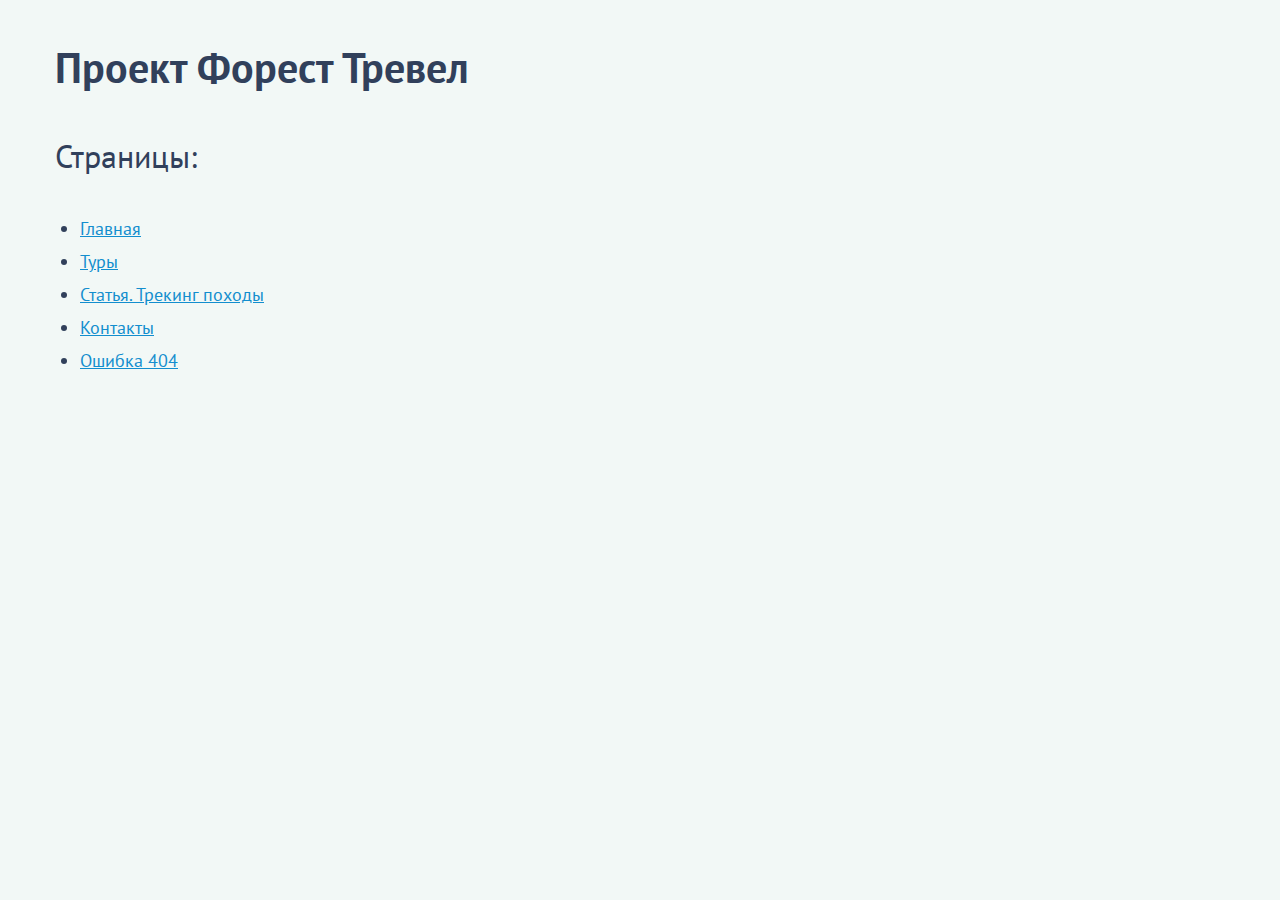
<file: index.html>
<!DOCTYPE html>
<html lang="ru">
<head>
    <meta charset="UTF-8">
    <meta http-equiv="X-UA-Compatible" content="IE=edge">
    <meta name="viewport" content="width=device-width, initial-scale=1.0">
    <title>Forest-travel</title>
    <link rel="stylesheet" href="./css/main.css">
    <link rel="preconnect" href="https://fonts.googleapis.com">
<link rel="preconnect" href="https://fonts.gstatic.com" crossorigin>
<link href="https://fonts.googleapis.com/css2?family=Lobster&family=PT+Sans:wght@400;700&display=swap" rel="stylesheet">

</head>
<body class="bgcolor">
    <main class="ui">
<div class="container">
<h1 class="ui-header">Проект Форест Тревел</h1>
<p class="ui-header-2">Страницы:</p>
<ul class="ui-list">
    <li><a href="main.html">Главная</a></li>
    <li><a href="tours.html">Туры</a></li>
    <li><a href="tracking.html">Статья. Трекинг походы</a></li>
    <li><a href="contacts.html">Контакты</a></li>
    <li><a href="404.html">Ошибка 404</a></li>
</ul>

</div>

    </main>
</body>
</html>
</file>
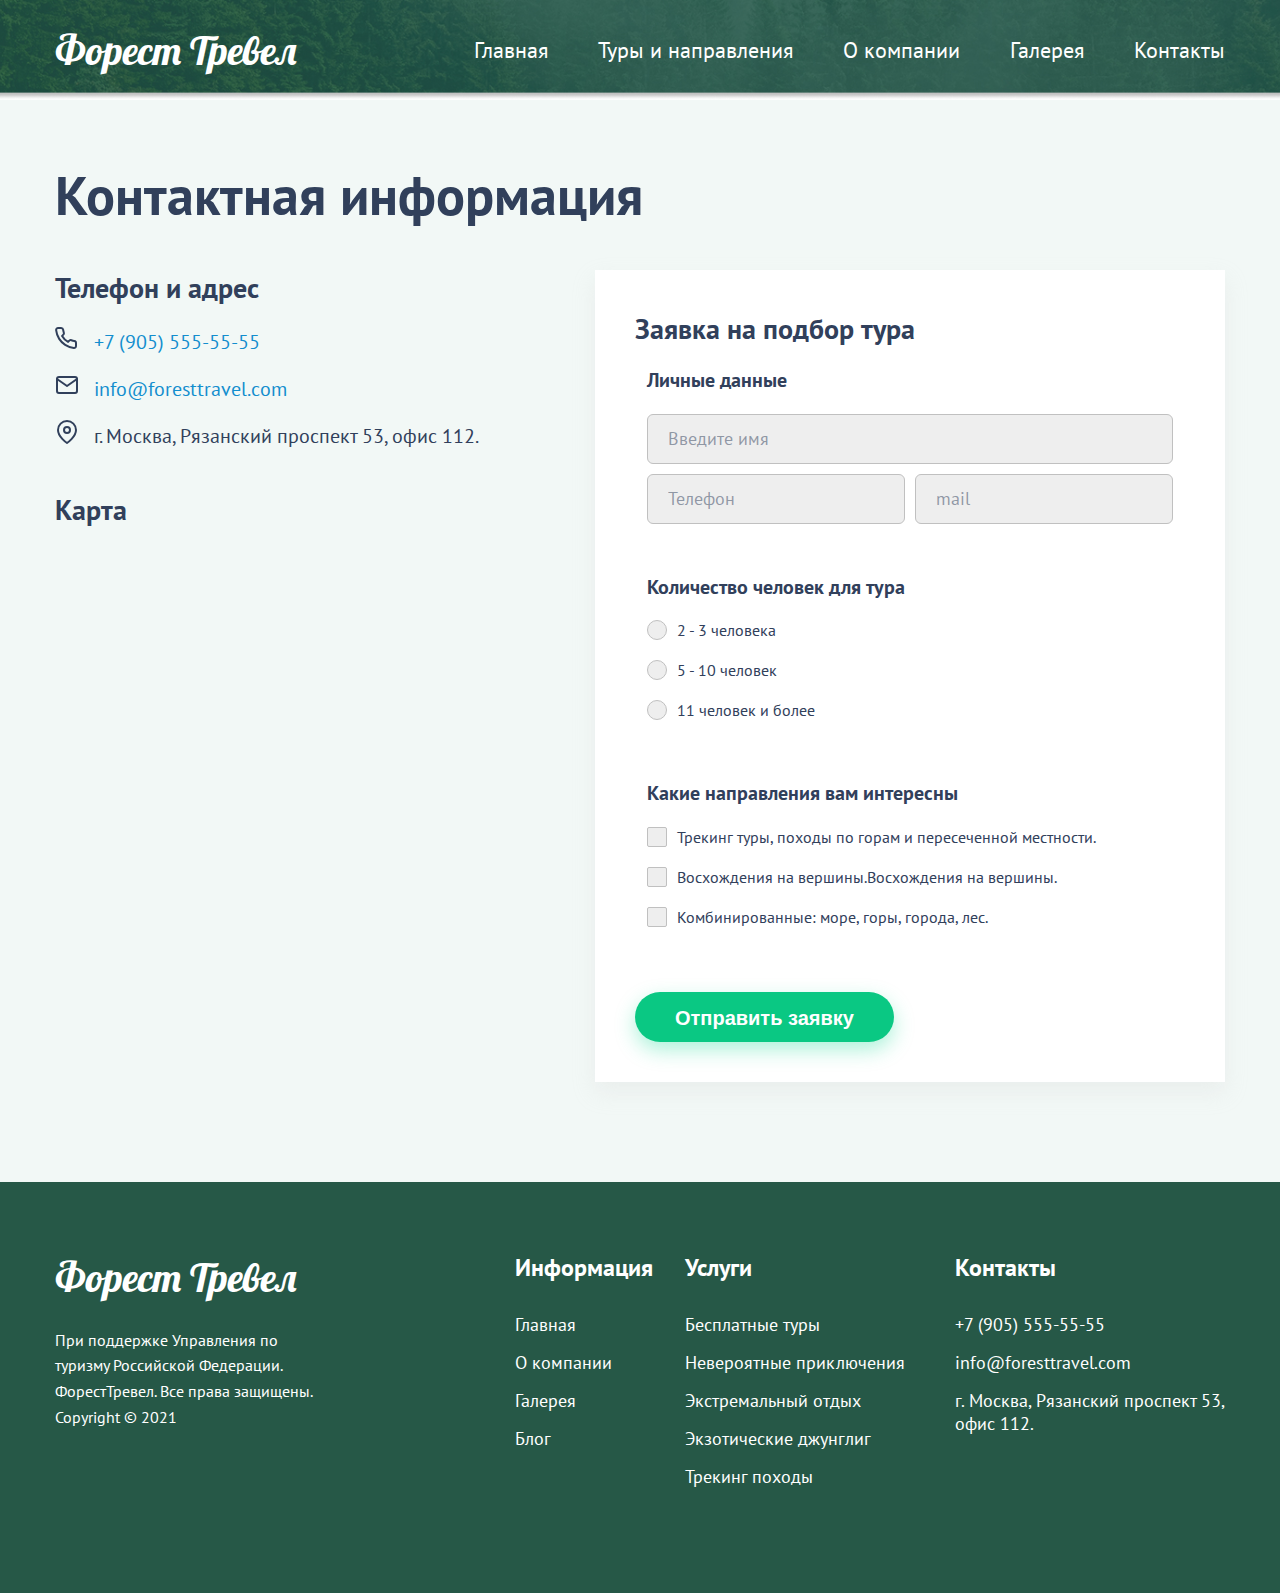
<file: contacts.html>
<!DOCTYPE html>
<html lang="ru">
<head>
    <meta charset="UTF-8">
    <meta http-equiv="X-UA-Compatible" content="IE=edge">
    <meta name="viewport" content="width=device-width, initial-scale=1.0">
    <title>Адрес и контакты  - агенство Форест Тревел</title>
    <link rel="stylesheet" href="./css/main.css">
    <link rel="preconnect" href="https://fonts.googleapis.com">
<link rel="preconnect" href="https://fonts.gstatic.com" crossorigin>
<link href="https://fonts.googleapis.com/css2?family=Lobster&family=PT+Sans:wght@400;700&display=swap" rel="stylesheet">
</head>
<body class="bgcolor">
    

    <header class="header-inner">
        <div class="header-top">
            <div class="logo">
                Форест Тревел
            </div>
            <nav class="header-nav">
                <ul class="header-nav-list">
                    <li class="header-nav-list-item"><a class="header-nav-link" href="./main.html">Главная</a></li>
                    <li class="header-nav-list-item"><a class="header-nav-link" href="./tours.html">Туры и направления</a></li>
                    <li class="header-nav-list-item"><a class="header-nav-link" href="#">О компании</a></li>
                    <li class="header-nav-list-item"><a class="header-nav-link" href="#">Галерея</a></li>
                    <li class="header-nav-list-item"><a class="header-nav-link" href="./contacts.html">Контакты</a></li>
                </ul>
        

            </nav>
        </div> 
    </header>

<main class="inner-page">
    <div class="container">
        <div class="contacts-header">
            <h1 class="main-header">Контактная информация</h1>
        </div>
            <!-- contact-info -->
            <div class="contact-row">
                <div class="contact-info">
                        <div class="contact-block">
                            <h3 class="contact-block-title">Телефон и адрес</h3>
                            <div class="contact-block-body">
                                <ul class="contact-list"> 
                                    <li class="contact-list-icon phone">
                                        <a href="tel:+79055555555">+7 (905) 555-55-55</a></li>
                                    <li class="contact-list-icon mail "><a href="mailto:info@foresttravel.com">info@foresttravel.com</a></li>
                                    <li class="contact-list-icon address"> г. Москва, Рязанский проспект 53, офис 112.</li>
                                </ul>
                            </div>
                        </div>

                        <div class="contact-block">
                            <h3 class="contact-block-title">Карта</h3>
                            <div class="contact-block-body">
                                <script type="text/javascript" charset="utf-8" async src="https://api-maps.yandex.ru/services/constructor/1.0/js/?um=constructor%3A93dca16aa3b923f023f27e1b367a52dad8ce28f7be670cc1c2762857b631333a&amp;width=370&amp;height=335&amp;lang=ru_RU&amp;scroll=true"></script>
                            </div>

                        </div>
             
                </div>
            <!--// kontact-info -->
                
                <!-- contact-form -->
                <form class="form">
                    <h3 class="form-title">Заявка на подбор тура</h3>
                    <fieldset class="form-group">
                        <legend class="form-group-title">Личные данные</legend>
                        <div class="form-group-row">
                            <input class="input" type="text" placeholder="Введите имя">
                        </div>
                        
                        <div class="form-group-row">
                            <input class="input" type="tel" placeholder="Телефон" required>
                            <input class="input" type="email" placeholder="mail" required>
                        </div>
                    </fieldset>

                    <fieldset class="form-group">
                        <legend class="form-group-title">Количество человек для тура</legend>
                        <label class="radio-row">
                            <input name="number-of-peopls" type="radio" class="real-radio">
                            <span class="custom-radio"></span>
                            <span>2 - 3 человека</span>
                           
                        </label>

                        <label class="radio-row">
                            <input name="number-of-peopls" type="radio" class="real-radio">
                            <span class="custom-radio"></span>
                            <span>5 - 10 человек</span>
                            
                        </label>

                        <label class="radio-row">
                            <input name="number-of-peopls" type="radio" class="real-radio">
                            <span class="custom-radio"></span>
                            <span>11 человек и более</span>
                        </label>
                    </fieldset>
                    <!-- //form-group -->
                        <fieldset class="form-group">
                            <legend class="form-group-title">Какие направления вам интересны</legend>
                            <label class="check-row">
                                <input name="directions" class="real-checkbox" type="checkbox">
                                <span class="custom-checkbox"></span>
                               <span>Трекинг туры, походы по горам и пересеченной местности.</span>
                            </label>
                            <label class="check-row">
                                <input name="directions" class="real-checkbox" type="checkbox">
                                <span class="custom-checkbox"></span>
                                <span>Восхождения на вершины.</span>
                                Восхождения на вершины.
                            </label>
                            <label class="check-row">
                                <input name="directions" class="real-checkbox" type="checkbox">
                                <span class="custom-checkbox"></span>
                                <span>Комбинированные: море, горы, города, лес.</span>
                                
                            </label>
                            
                      </fieldset>
                            <!-- //form group -->
                            <input class="button" type="submit" value="Отправить заявку">
                    </div>

                 
                </div>
                  
                
                </form>
                <!-- //contact-form -->
            </div>
    </div>
</main>    

<footer class="footer">
    <div class="container">
        <div class="footer-row">
         <div class="footer-copyright">
            
            <div class="logo">
                Форест Тревел
            </div>
            <p> При поддержке Управления по туризму Российской Федерации. ФорестТревел. Все права защищены. Copyright © 2021</p>
            </div> 

            <div class="footer-widgits-wrappers ">
                <div class="footer-widget-info">
                    <h3 class="footer-widget-title">Информация</h3>
                        <ul class="footer-widget-list">
                            <li><a href="./main.html">Главная</a></li>
                            <li><a href="#">О компании</a></li>
                            <li><a href="#">Галерея</a></li>
                            <li><a href="#">Блог</a></li>
                        </ul>
                    
                </div>
                <div class="footer-widget-service">
                    <h3 class="footer-widget-title">Услуги</h3>
                        <ul class="footer-widget-list">
                            <li><a href="./tours.html">Бесплатные туры</a></li>
                            <li><a href="#">Невероятные приключения</a></li>
                            <li><a href="#">Экстремальный отдых</a></li>
                            <li><a href="#">Экзотические джунглиг</a></li>
                            <li><a href="./tracking.html">Трекинг походы</a></li>
                        </ul>
                    
                </div>
                <div class="footer-widget-contacts">
                    <h3 class="footer-widget-title">Контакты</h3>
                        <ul class="footer-widget-list">
                            <li>+7 (905) 555-55-55</li>
                            <li>info@foresttravel.com</li>
                            <li>г. Москва, Рязанский проспект 53, офис 112.</li>
                        </ul>
                </div>
            </div>  
        </div>
    </div>
</footer>
</body>
</html>
</file>
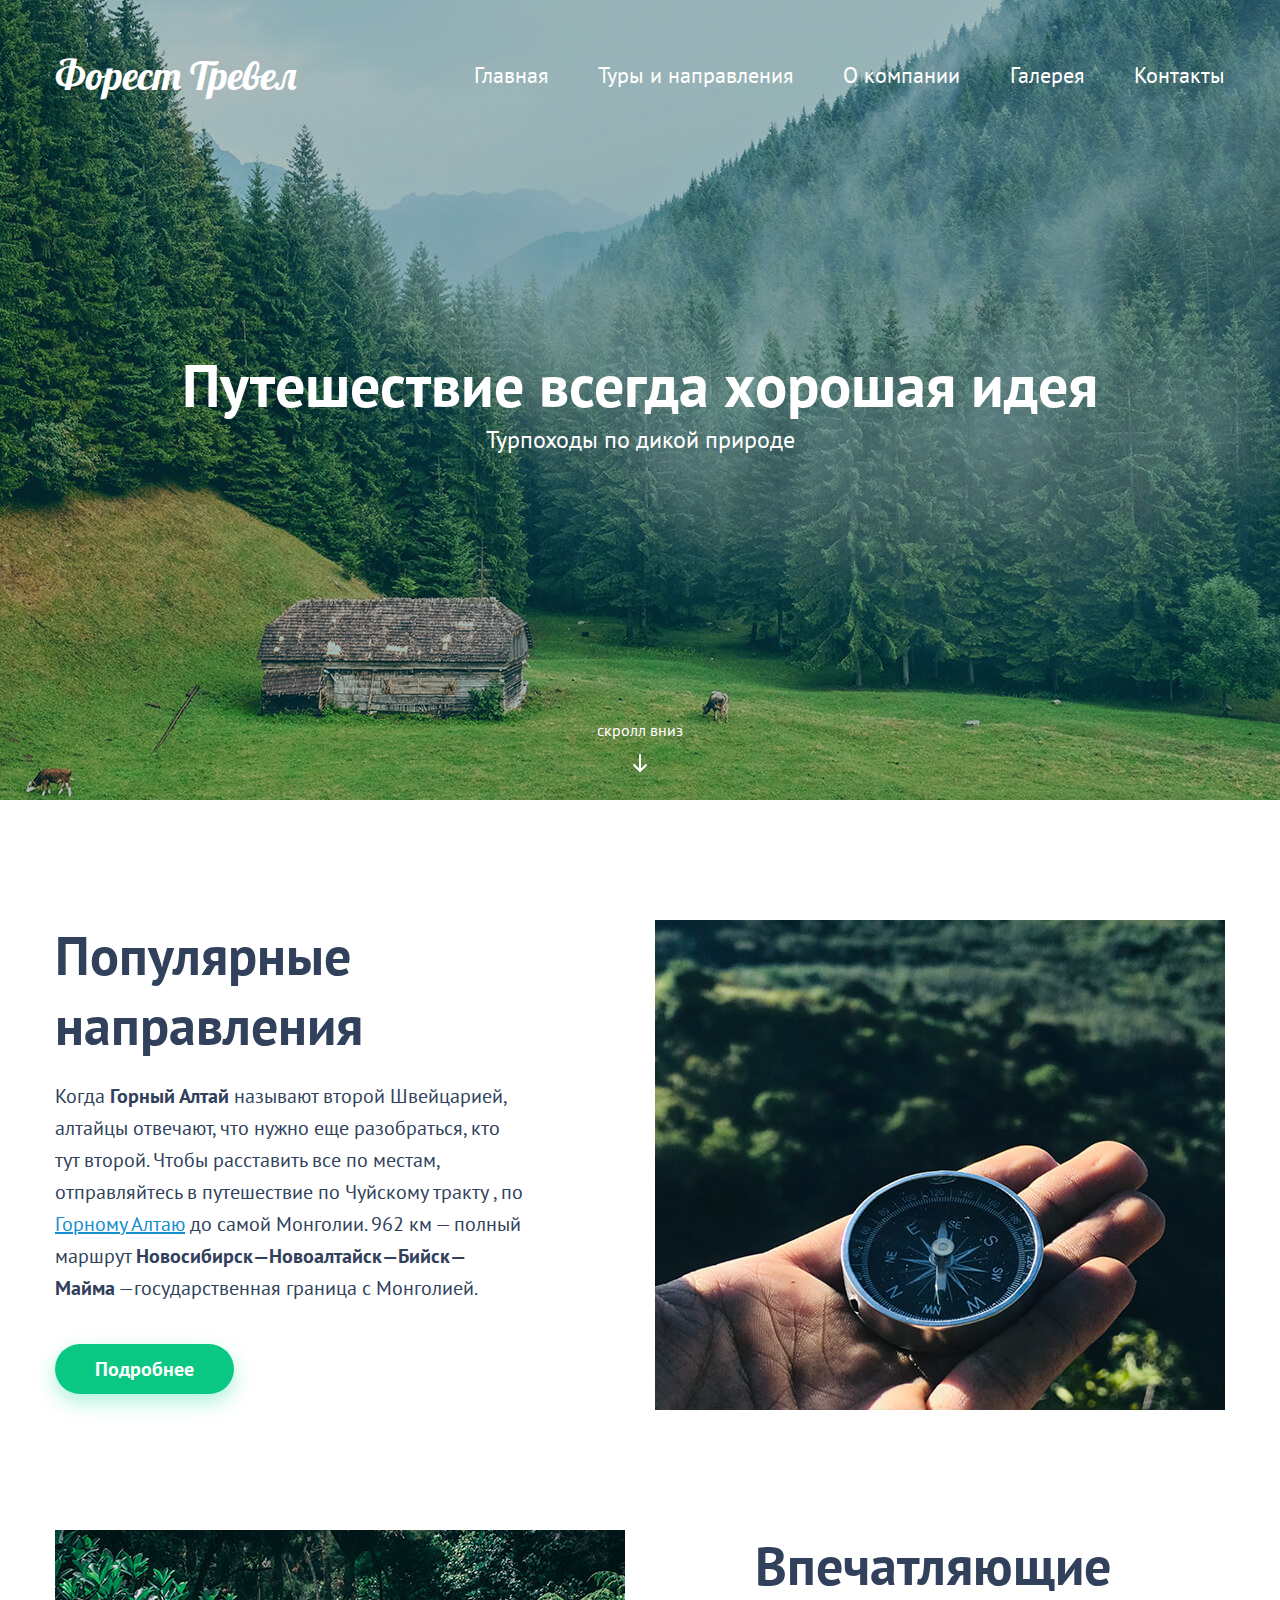
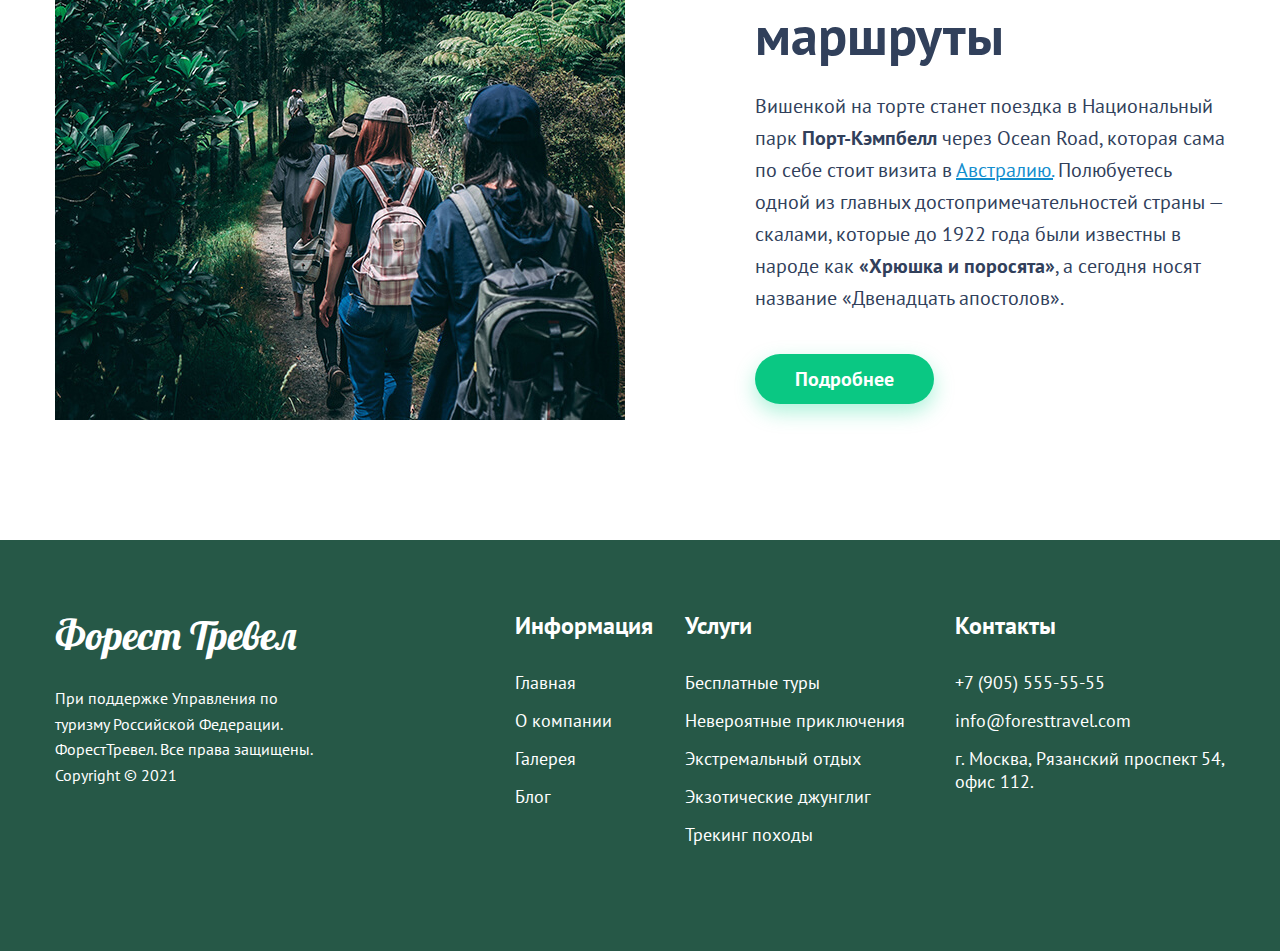
<file: main.html>
<!DOCTYPE html>
<html lang="ru">
<head>
    <meta charset="UTF-8">
    <meta http-equiv="X-UA-Compatible" content="IE=edge">
    <meta name="viewport" content="width=device-width, initial-scale=1.0">
    <title>Туристическое агенство Форест Тревел</title>
    <meta property="og:url" content="http://cu15337.tmweb.ru/forest-travel/main.html" />
<meta property="og:type" content="website" />
<meta property="og:title" content="Туристическое агентство Форест Тревел" />
<meta
    property="og:description"
    content="Турпоходы по дикой природе"
/>
<meta
    property="og:image"
    content="http://cu15337.tmweb.ru/forest-travel/img/opengraph.jpg"
/>
<meta name="description" content="Турпоходы по дикой природе от туристического агенства Форест Тревел в Москве">
<meta name="keywords" content="Турпоходы , лес , природа, турагенство ,Форест Тревел">
    <link rel="stylesheet" href="./css/main.css">
    <link rel="preconnect" href="https://fonts.googleapis.com">
<link rel="preconnect" href="https://fonts.gstatic.com" crossorigin>
<link href="https://fonts.googleapis.com/css2?family=Lobster&family=PT+Sans:wght@400;700&display=swap" rel="stylesheet">
</head>
<body>
    <header class="header">
        <div div class="header-top">
            <div class="logo">
                Форест Тревел
            </div>
            <nav class="header-nav">
                <ul class="header-nav-list">
                    <li class="header-nav-list-item"><a class="header-nav-link" href="./main.html">Главная</a></li>
                    <li class="header-nav-list-item"><a class="header-nav-link" href="./tours.html">Туры и направления</a></li>
                    <li class="header-nav-list-item"><a class="header-nav-link" href="#">О компании</a></li>
                    <li class="header-nav-list-item"><a class="header-nav-link" href="#">Галерея</a></li>
                    <li class="header-nav-list-item"><a class="header-nav-link" href="./contacts.html">Контакты</a></li>
                </ul>
        

            </nav>
        </div> 

        <div class="header-content">
        <h1 class="header-title">Путешествие всегда хорошая идея</h1>
        <p>Турпоходы по дикой природе</p>
        </div>
        
        <a href="#main" class="header-scroll" >cкролл вниз</a>
    </header>

<main class="main" id="main">
    <div class="container">
        <!-- main row -->
        <article class="main-row">
            <div class="main-content">
                <div class="main-content-header">
                    <h2 class="main-header">Популярные направления</h2>
                </div>
                    <div class="main-content-text">
                        <p>Когда <b>Горный Алтай</b> называют второй Швейцарией, алтайцы отвечают, что нужно еще разобраться, кто тут второй. Чтобы расставить все по местам, отправляйтесь в путешествие по Чуйскому тракту , по <a href="#">Горному Алтаю</a> до самой Монголии. 962 км — полный маршрут <b>Новосибирск—Новоалтайск—Бийск—Майма</b> —государственная граница с Монголией.</p>
                    </div>

                    <a class="button"   href="#">Подробнее</a></div>

                <div class="maim-img">
                <img src="./img/main-page/header-bg-4.jpg" alt="Популярные направления">
            </div>
        </article>
        <!-- //main row -->
        <!-- main row -->
        <article class="main-row main-row-reverse">
            <div class="main-content">
                <div class="main-content-header">
                    <h2 class="main-header">Впечатляющие маршруты</h2>
                </div>
                    <div class="main-content-text">
                        <p>Вишенкой на торте станет поездка в Национальный парк <b>Порт-Кэмпбелл</b> через Ocean Road, которая сама по себе стоит визита в <a href="#">Австралию.</a> Полюбуетесь одной из главных достопримечательностей страны — скалами, которые до 1922 года были известны в народе как <b>«Хрюшка и поросята»</b>, а сегодня носят название «Двенадцать апостолов».</p>
                    </div>

                    <a class="button" href="#">Подробнее</a></div>

                <div class="maim-img">
                <img src="./img/main-page/header-bg-5.jpg" alt="Впечатляющие маршруты">
            </div>
        </article>
        <!-- //main row -->

    </div>
</main>    

<footer class="footer">
    <div class="container">
        <div class="footer-row">
         <div class="footer-copyright">
            
            <div class="logo">
                Форест Тревел
            </div>
            <p> При поддержке Управления по туризму Российской Федерации. ФорестТревел. Все права защищены. Copyright © 2021</p>
            </div> 

            <div class="footer-widgits-wrappers ">
                <div class="footer-widget-info">
                    <h3 class="footer-widget-title">Информация</h3>
                        <ul class="footer-widget-list">
                            <li><a href="./main.html">Главная</a></li>
                            <li><a href="#">О компании</a></li>
                            <li><a href="#">Галерея</a></li>
                            <li><a href="#">Блог</a></li>
                        </ul>
                    
                </div>
                <div class="footer-widget-service">
                    <h3 class="footer-widget-title">Услуги</h3>
                        <ul class="footer-widget-list">
                            <li><a href="./tours.html">Бесплатные туры</a></li>
                            <li><a href="#">Невероятные приключения</a></li>
                            <li><a href="#">Экстремальный отдых</a></li>
                            <li><a href="#">Экзотические джунглиг</a></li>
                            <li><a href="./tracking.html">Трекинг походы</a></li>
                        </ul>
                    
                </div>
                <div class="footer-widget-contacts">
                    <h3 class="footer-widget-title">Контакты</h3>
                        <ul class="footer-widget-list">
                            <li>+7 (905) 555-55-55</li>
                            <li>info@foresttravel.com</li>
                            <li>г. Москва, Рязанский проспект 54, офис 112.</li>
                        </ul>
                </div>
            </div>  
        </div>
    </div>
</footer>
</body>
</html>
</file>
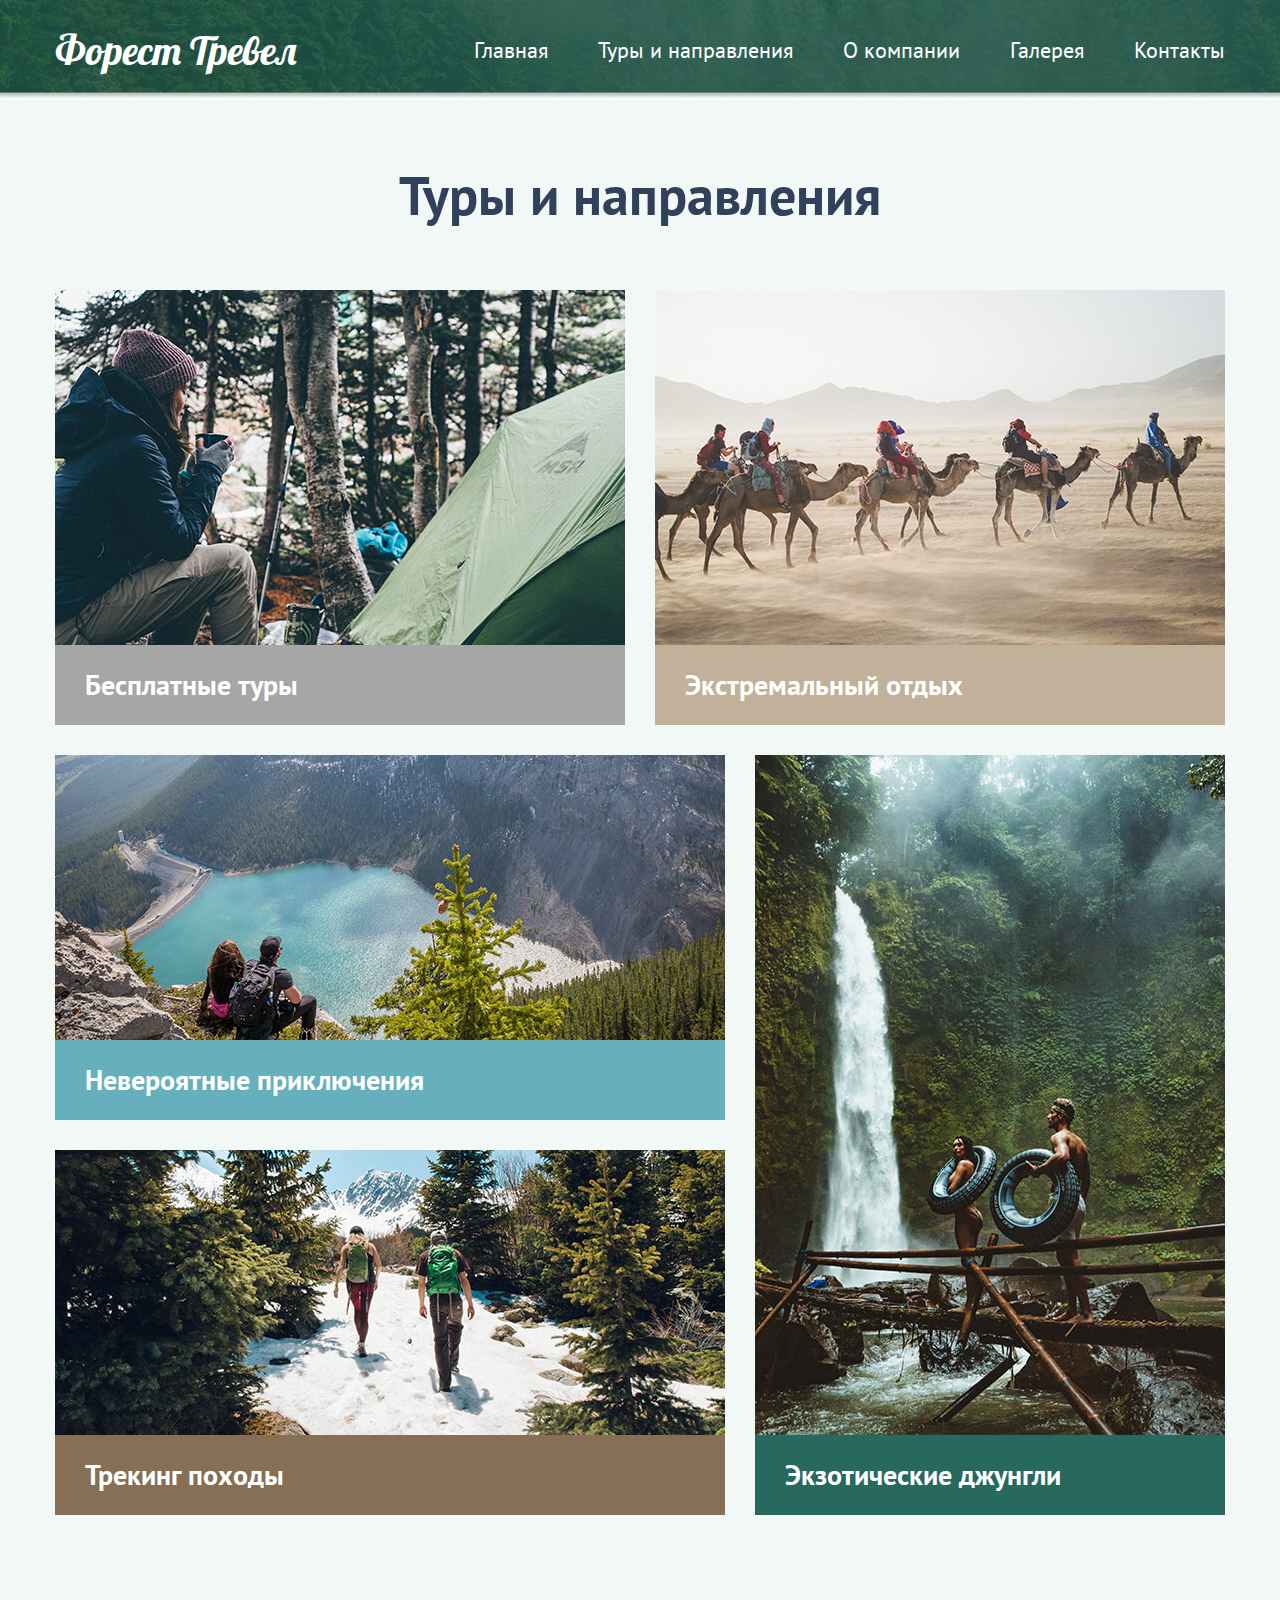
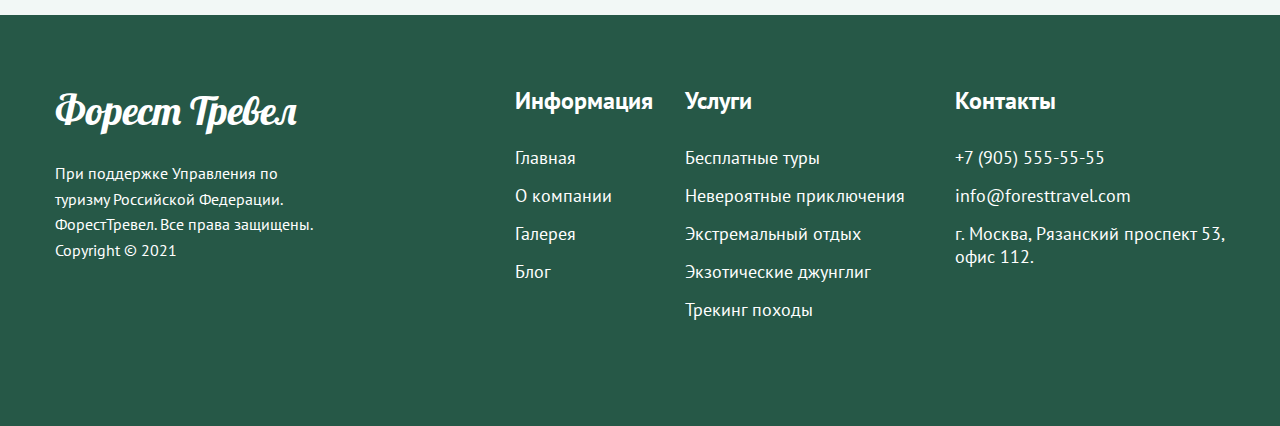
<file: tours.html>
<!DOCTYPE html>
<html lang="ru">
<head>
    <meta charset="UTF-8">
    <meta http-equiv="X-UA-Compatible" content="IE=edge">
    <meta name="viewport" content="width=device-width, initial-scale=1.0">
    <title>Туры от туристического агенства Форест Тревел</title>
    <link rel="stylesheet" href="./css/main.css">
    <link rel="preconnect" href="https://fonts.googleapis.com">
<link rel="preconnect" href="https://fonts.gstatic.com" crossorigin>
<link href="https://fonts.googleapis.com/css2?family=Lobster&family=PT+Sans:wght@400;700&display=swap" rel="stylesheet">
</head>
<body class="bgcolor">
    

    <header class="header-inner">
        <div class="header-top">
            <div class="logo">
                Форест Тревел
            </div>
            <nav class="header-nav">
                <ul class="header-nav-list">
                    <li class="header-nav-list-item"><a class="header-nav-link" href="./main.html">Главная</a></li>
                    <li class="header-nav-list-item"><a class="header-nav-link" href="./tours.html">Туры и направления</a></li>
                    <li class="header-nav-list-item"><a class="header-nav-link" href="#">О компании</a></li>
                    <li class="header-nav-list-item"><a class="header-nav-link" href="#">Галерея</a></li>
                    <li class="header-nav-list-item"><a class="header-nav-link" href="./contacts.html">Контакты</a></li>
                </ul>
        

            </nav>
        </div> 
    </header>

<main class="inner-page">
    <div class="container">
      <div class="inner-page-tourse-header">
          <h1 class="main-header">Туры и направления</h1>
        </div>
                <!-- cards-wrapper -->
            <div class="cards-wrapper">
                <div class="cards-first-row">
                   <a href="#" class="card-link-wrapper"><div class="card">
                        <img src="./img/cards/01-1.jpg" alt="Бесплатные туры">
                        <div class="card-title-wrapper">
                            <h2 class="card-title">Бесплатные туры</h2>
                        </div>
                    </div></a>

                    <a href="#" class="card-link-wrapper"> <div class="card extreme-color">
                        <img src="./img/cards/02-1.jpg" alt="Экстремальный отдых">
                        <div class="card-title-wrapper">
                            <h2 class="card-title ">Экстремальный отдых</h2>
                        </div>
                    </div></a>
                </div>

                <div class="card-second-row">
                <div class="card-second-row-colum">
                    <a href="#" class="card-link-wrapper"><div class="card bigger adventures-color">
                        <img src="./img/cards/03-1.jpg" alt="Невероятные приключения">
                        <div class="card-title-wrapper">
                            <h2 class="card-title">Невероятные приключения</h2>
                        </div>
                    </div></a>

                    <a href="#" class="card-link-wrapper"> <div class="card bigger tracking-color">
                        <img src="./img/cards/04-1.jpg" alt="Трекинг походы">
                        <div class="card-title-wrapper">
                            <h2 class="card-title">Трекинг походы</h2>
                        </div>
                    </div></a>
                </div>

                <div class="card-second-row-colum">
                    <a href="#" class="card-link-wrapper"><div class="card small jungle-color">
                        <img src="./img/cards/05-1.jpg" alt="Экзотические джунгли">
                        <div class="card-title-wrapper">
                            <h2 class="card-title">Экзотические джунгли</h2>
                        </div>
                    </div></a>
                </div>

                </div>

            </div>
    </div>
</main>    

<footer class="footer">
    <div class="container">
        <div class="footer-row">
         <div class="footer-copyright">
            
            <div class="logo">
                Форест Тревел
            </div>
            <p> При поддержке Управления по туризму Российской Федерации. ФорестТревел. Все права защищены. Copyright © 2021</p>
            </div> 

            <div class="footer-widgits-wrappers ">
                <div class="footer-widget-info">
                    <h3 class="footer-widget-title">Информация</h3>
                        <ul class="footer-widget-list">
                            <li><a href="./main.html">Главная</a></li>
                            <li><a href="#">О компании</a></li>
                            <li><a href="#">Галерея</a></li>
                            <li><a href="#">Блог</a></li>
                        </ul>
                    
                </div>
                <div class="footer-widget-service">
                    <h3 class="footer-widget-title">Услуги</h3>
                        <ul class="footer-widget-list">
                            <li><a href="./tours.html">Бесплатные туры</a></li>
                            <li><a href="#">Невероятные приключения</a></li>
                            <li><a href="#">Экстремальный отдых</a></li>
                            <li><a href="#">Экзотические джунглиг</a></li>
                            <li><a href="./tracking.html">Трекинг походы</a></li>
                        </ul>
                    
                </div>
                <div class="footer-widget-contacts">
                    <h3 class="footer-widget-title">Контакты</h3>
                        <ul class="footer-widget-list">
                            <li>+7 (905) 555-55-55</li>
                            <li>info@foresttravel.com</li>
                            <li>г. Москва, Рязанский проспект 53, офис 112.</li>
                        </ul>
                </div>
            </div>  
        </div>
    </div>
</footer>
</body>
</html>
</file>
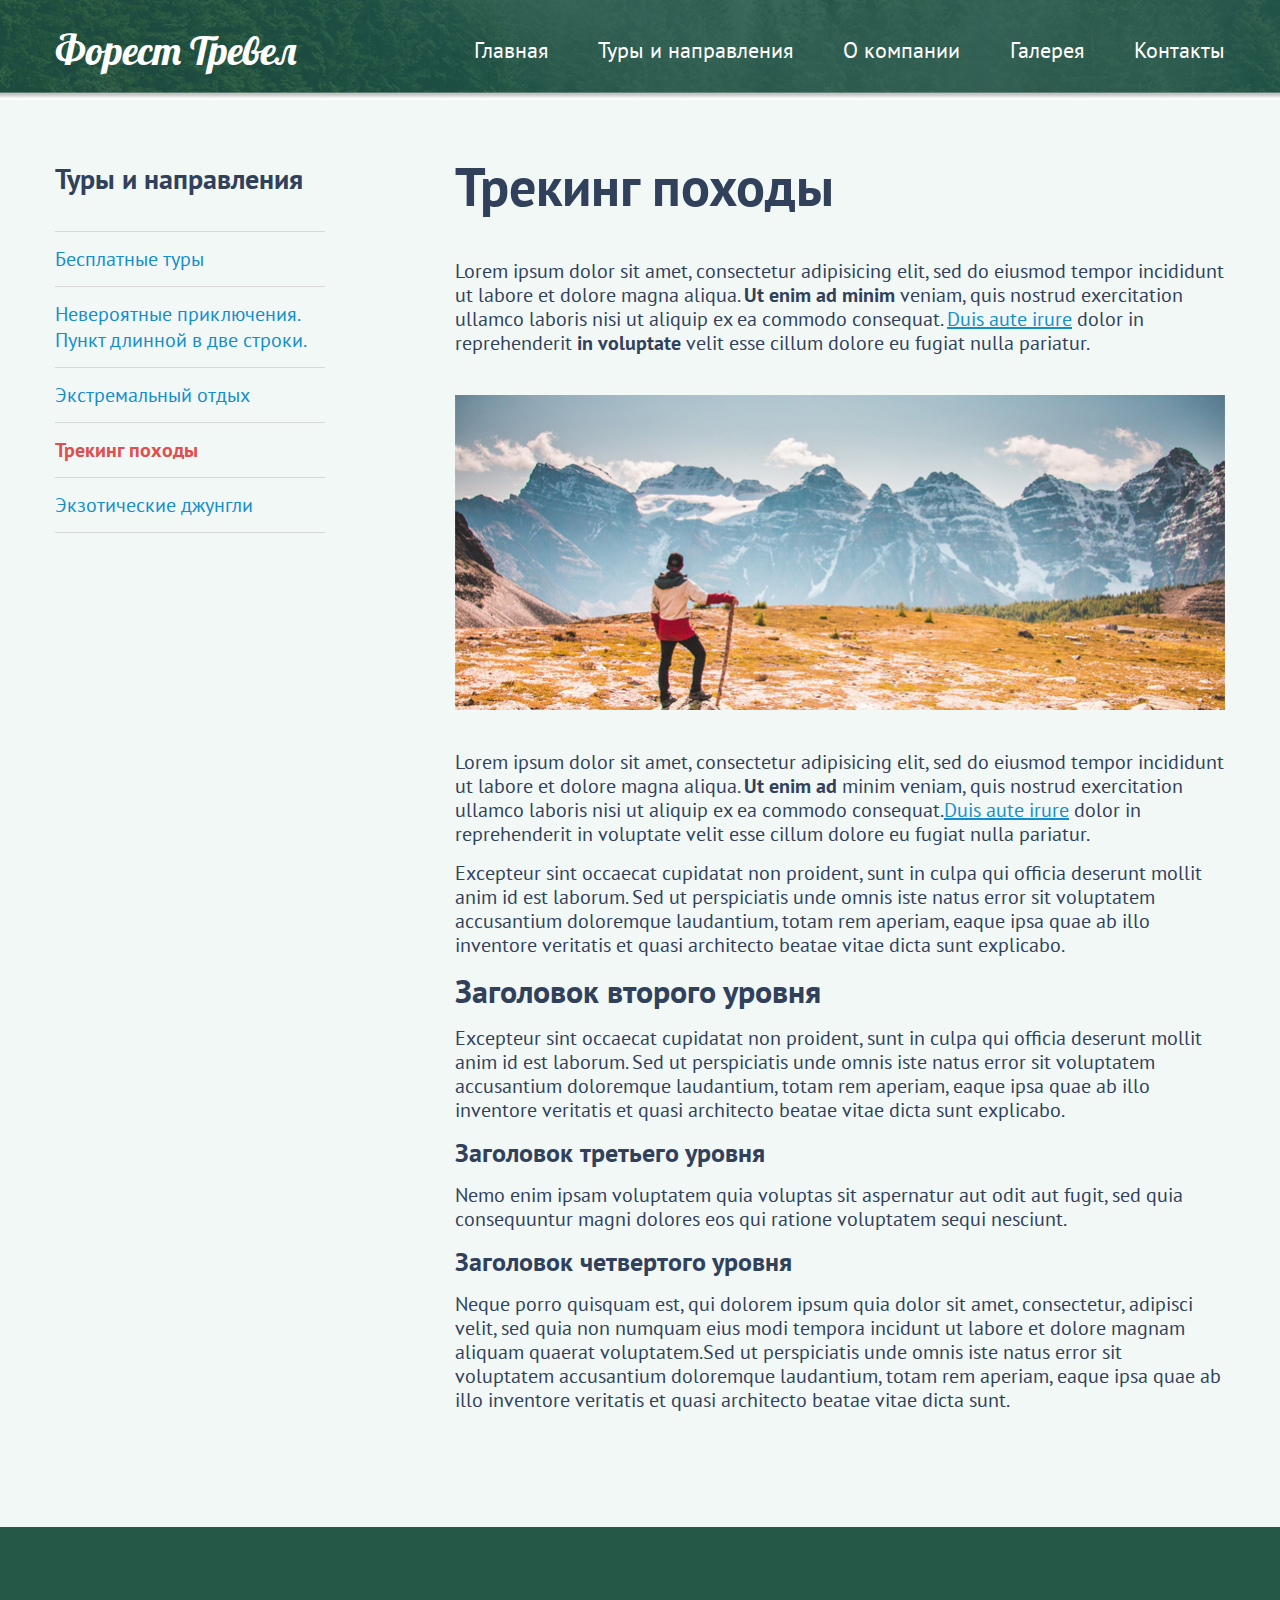
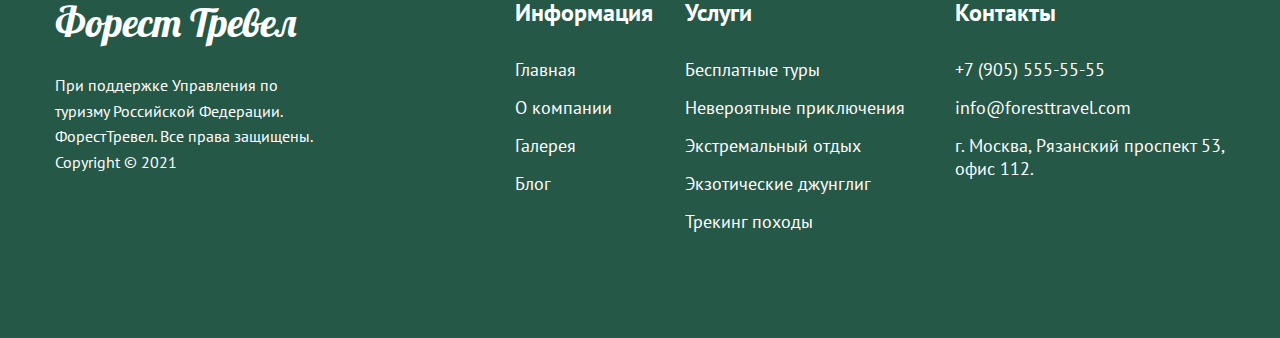
<file: tracking.html>
<!DOCTYPE html>
<html lang="ru">
<head>
    <meta charset="UTF-8">
    <meta http-equiv="X-UA-Compatible" content="IE=edge">
    <meta name="viewport" content="width=device-width, initial-scale=1.0">
    <title>Статья о трекинг-походах от туристического агенства Форест Тревел</title>
    <link rel="stylesheet" href="./css/main.css">
    <link rel="preconnect" href="https://fonts.googleapis.com">
<link rel="preconnect" href="https://fonts.gstatic.com" crossorigin>
<link href="https://fonts.googleapis.com/css2?family=Lobster&family=PT+Sans:wght@400;700&display=swap" rel="stylesheet">
</head>
<body class="bgcolor">
    

    <header class="header-inner">
        <div class="header-top">
            <div class="logo">
                Форест Тревел
            </div>
            <nav class="header-nav">
                <ul class="header-nav-list">
                    <li class="header-nav-list-item"><a class="header-nav-link" href="./main.html">Главная</a></li>
                    <li class="header-nav-list-item"><a class="header-nav-link" href="./tours.html">Туры и направления</a></li>
                    <li class="header-nav-list-item"><a class="header-nav-link" href="#">О компании</a></li>
                    <li class="header-nav-list-item"><a class="header-nav-link" href="#">Галерея</a></li>
                    <li class="header-nav-list-item"><a class="header-nav-link" href="./contacts.html">Контакты</a></li>
                </ul>
        

            </nav>
        </div> 
    </header>

<main class="inner-page">
    <div class="container">
        <div class="row-article-page">
            <nav class="article-page-nav">
                <h3 class="article-page-nav-title">Туры и направления</h3>
                <ul class="article-page-nav-list">
                    <li><a href="#">Бесплатные туры</a></li>
                    <li><a href="#">Невероятные приключения. Пункт длинной в две строки.</a></li>
                    <li><a href="#">Экстремальный отдых</a></li>
                    <li><a href="./tracking.html" class="active">Трекинг походы</a></li>
                    <li><a href="#">Экзотические джунгли</a></li>
                </ul>
            </nav>

            <article class="article-page-article">

            <h1>Трекинг походы</h1>
                <p>Lorem ipsum dolor sit amet, consectetur adipisicing elit, sed do eiusmod tempor incididunt ut labore et dolore magna aliqua. <b>Ut enim ad minim</b> veniam, quis nostrud exercitation ullamco laboris nisi ut aliquip ex ea commodo consequat. <a href="#">Duis aute irure</a> dolor in reprehenderit <b>in voluptate</b> velit esse cillum dolore eu fugiat nulla pariatur. </p>
                <img src="./img/aticles/tracking.jpg" alt="Трекинг походы">
            <p>Lorem ipsum dolor sit amet, consectetur adipisicing elit, sed do eiusmod tempor incididunt ut labore et dolore magna aliqua. <b>Ut enim ad</b> minim veniam, quis nostrud exercitation ullamco laboris nisi ut aliquip ex ea commodo consequat.<a href="#">Duis aute irure</a> dolor in reprehenderit in voluptate velit esse cillum dolore eu fugiat nulla pariatur. </p>
            <p>Excepteur sint occaecat cupidatat non proident, sunt in culpa qui officia deserunt mollit anim id est laborum. Sed ut perspiciatis unde omnis iste natus error sit voluptatem accusantium doloremque laudantium, totam rem aperiam, eaque ipsa quae ab illo inventore veritatis et quasi architecto beatae vitae dicta sunt explicabo. </p>
            <h2>Заголовок второго уровня</h2>
            <p>Excepteur sint occaecat cupidatat non proident, sunt in culpa qui officia deserunt mollit anim id est laborum. Sed ut perspiciatis unde omnis iste natus error sit voluptatem accusantium doloremque laudantium, totam rem aperiam, eaque ipsa quae ab illo inventore veritatis et quasi architecto beatae vitae dicta sunt explicabo. </p>
            <h3>Заголовок третьего уровня</h3>
            <p>Nemo enim ipsam voluptatem quia voluptas sit aspernatur aut odit aut fugit, sed quia consequuntur magni dolores eos qui ratione voluptatem sequi nesciunt. </p>
            <h3>Заголовок четвертого уровня</h3>
            <Sed>Neque porro quisquam est, qui dolorem ipsum quia dolor sit amet, consectetur, adipisci velit, sed quia non numquam eius modi tempora incidunt ut labore et dolore magnam aliquam quaerat voluptatem.Sed ut perspiciatis unde omnis iste natus error sit voluptatem accusantium doloremque laudantium, totam rem aperiam, eaque ipsa quae ab illo inventore veritatis et quasi architecto beatae vitae dicta sunt.</p>


            </article>

        </div>
            
    </div>
</main>    

<footer class="footer">
    <div class="container">
        <div class="footer-row">
         <div class="footer-copyright">
            
            <div class="logo">
                Форест Тревел
            </div>
            <p> При поддержке Управления по туризму Российской Федерации. ФорестТревел. Все права защищены. Copyright © 2021</p>
            </div> 

            <div class="footer-widgits-wrappers ">
                <div class="footer-widget-info">
                    <h3 class="footer-widget-title">Информация</h3>
                        <ul class="footer-widget-list">
                            <li><a href="./main.html">Главная</a></li>
                            <li><a href="#">О компании</a></li>
                            <li><a href="#">Галерея</a></li>
                            <li><a href="#">Блог</a></li>
                        </ul>
                    
                </div>
                <div class="footer-widget-service">
                    <h3 class="footer-widget-title">Услуги</h3>
                        <ul class="footer-widget-list">
                            <li><a href="./tours.html">Бесплатные туры</a></li>
                            <li><a href="#">Невероятные приключения</a></li>
                            <li><a href="#">Экстремальный отдых</a></li>
                            <li><a href="#">Экзотические джунглиг</a></li>
                            <li><a href="./tracking.html">Трекинг походы</a></li>
                        </ul>
                    
                </div>
                <div class="footer-widget-contacts">
                    <h3 class="footer-widget-title">Контакты</h3>
                        <ul class="footer-widget-list">
                            <li>+7 (905) 555-55-55</li>
                            <li>info@foresttravel.com</li>
                            <li>г. Москва, Рязанский проспект 53, офис 112.</li>
                        </ul>
                </div>
            </div>  
        </div>
    </div>
</footer>
</body>
</html>
</file>
<file: css/main.css>
/* font-family: 'Lobster', cursive; */


*,
*::after,
*::before {
 box-sizing: border-box;
}

h1, h2, h3, h4, h5,h6, p, ul {
    margin: 0;
}

html {
     height: 100%; /* sticki footer* */
     scroll-behavior: smooth;
}

body {
    height: 100%;
    display: flex;
    flex-direction: column;
    font-family: 'PT Sans', sans-serif;
    margin: 0;
    color: #31405B;
}

body > * {
    flex-shrink: 0;
}

img {
    display: block;
    max-width: 100%;
    height: auto;
    margin: 0;
}

fieldset {
    border: none;
    margin: 0;
    padding: none;
}

legend {
    padding: 0;
    border: 0;
    margin: 0;
    display: block;
}

ul {
    padding: 0;
    list-style-type: none ;
}

.container {
    width: 1170px;
    margin: 0 auto;
}

.bgcolor {
    background-color: #F2F8F6;
}

.inner-page {
    padding-top: 60px;
    padding-bottom: 100px;
}

.button {
    display: inline-block;
    padding-left: 40px;
    padding-right: 40px;
    height: 50px;
    background: #0AC883;
    box-shadow: 0px 8px 20px rgba(24, 219, 148, 0.35);
    border-radius: 50px;
    border: none;

    font-weight: bold;
    font-size: 20px;
    line-height: 50px;
    text-decoration: none;
    text-align: center;
    color: #FFFFFF;
    cursor: pointer;
}

.header {
    position: relative;
    height: 800px;
    padding-top: 50px;
    background-color: #24614C;
    background-image: url("./../img/header/header-bg.jpg");
    background-position: center;
    background-size: cover;
    color: #FFFFFF;
}

.header-inner {
    display: flex;
    align-items: center;
    height: 100px;
    background-color: #24614C;
    background-image: url("./../img/header/Rectangle\-1-1.jpg");
    background-position: center;
    background-size: cover;
    color: #FFFFFF;
}

.header-top {
    width: 1170px;
    margin: 0 auto;
    display: flex;
    justify-content: space-between;
    align-items: center;
    
}

.logo {
    font-family: 'Lobster', cursive;
    font-weight: normal;
    font-size: 40px;
    color: #FFFFFF;
}

.header-nav {
    position: relative;
    font-size: 22px;
    color: #FFFFFF;
}

.header-nav-link {
    color:#FFFFFF;
    text-decoration: none;
}

.header-nav-list {
    display: flex;
}

.header-nav-list-item {
    margin-right: 50px;
}

.header-nav-list-item:last-child {
    margin-right: 0;
}

.header-content{
    position: absolute;
    width: 1170px;
    top: 50%;
    left: 50%;
    transform: translate(-50%, -50%);
    text-align: center;
}

.header-title {
    font-weight: bold;
    font-size: 60px;
}

.header-content p {
    font-size: 24px;
}
/* скролл */
.header-scroll {
    position: absolute;
    bottom: 25px;
    left: 50%;
    transform: translateX(-50%);
    display: inline-block;
    padding-bottom: 34px;
    height: 55px;
    font-size: 16px;
    text-decoration: none;
    text-align: center;
    color: #FFFFFF;
}

.header-scroll::after {
    position: absolute;
    bottom: 0;
    left: 50%;
    transform: translateX(-50%);
    content: " ";
    display: block;
    width: 24px;
    height: 24px;
    background-image: url("./../img/header/arrow-down.svg");
}

/* Main */
.main {
    padding-top: 120px;
    padding-bottom: 120px;
}

.main-row {
    display: flex;
    justify-content: space-between;
    margin-bottom: 120px;
    flex-direction: row;
}

.main-row:last-child {
    margin-bottom: 0;
}

.main-content {
    width: 470px;
}

.main-content-header {
    margin-bottom: 20px;
}

.main-row-reverse {
    flex-direction: row-reverse;
}

.main-header {
    font-weight: bold;
    font-size: 54px;    
    color: #31405B;
}

.main-content-text {
    margin-bottom: 40px;
    margin-top: 20px;
    Font-size: 20px;
    Line-height: 1.6;
    color: #31405B;
}

.main-content-text a {
    color: #138ECE;
}

.main-content-text p {
    margin-top: 0;
    margin-bottom: 15px;
}

.maim-img {
    width: 570px;
}

/* footer */
.footer {
    margin-top: auto; /* stick */
    padding-top: 70px;
    padding-bottom: 90px;
    background-color: #265847;
    color: #FFF;
}
.footer a {
    color: #FFF;
    text-decoration: none;
}
.footer a:hover {
    color: #FFF;
    text-decoration: underline;
}

.footer-row {
    display: flex;
    justify-content: space-between;
}

.footer-widgits-wrappers {
display: flex;
}

.footer-copyright {
    width: 270px;
}

.footer .logo {
    margin-bottom: 26px;
}

.footer-widget + .footer-widget {
    margin-left: 30px;
}
.footer-copyright p {
    font-size: 16px;
    line-height: 1.6;
}

.footer-widget {
    font-size: 18px; 
}
.footer-widget-info {
    width: 170px;
}
.footer-widget-service, .footer-widget-contacts {
width: 270px;
}

.footer-widget-title {
    margin-bottom: 30px;
    font-weight: bold;
    font-size: 24px;
    color: #FFFFFF;
}

.footer-widget-list {
    font-size: 18px;
}

.footer-widget-list li {
margin-bottom: 15px;
}

/* inner page tours */

.inner-page-tourse-header {
    margin-bottom: 60px;
    text-align: center;
}

.cards-first-row {
    display: flex;
    justify-content: space-between;
    margin-bottom: 30px;
}

.card-second-row {
    display: flex;
    justify-content: space-between;

}
.card-second-row-colum > * + * {
    margin-top: 30px;
}

/* card */
.card-link-wrapper {
    display: block;
    color: #FFF;
    text-decoration: none;
}
.card-link-wrapper:hover {
 opacity: 0.9;
}

.card {
    width: 570px;
}

.card.bigger {
    width: 670px;
}
.card.small {
    width: 470px;
}
.card-title-wrapper {
    display: flex;
    align-items: center;
    height: 80px;
    padding-left: 30px;
    padding-right: 30px;
    color: #FFF;
    overflow: hidden;
    white-space: nowrap;
    background: #A6A6A6;
}

.card.extreme-color .card-title-wrapper {
    background: #C1B19B;
}

.card.adventures-color .card-title-wrapper {
    background: #66B0BE;
}
.card.tracking-color .card-title-wrapper {
    background: #876F56;
}
.card.jungle-color .card-title-wrapper {
    background: #27695E;
}

.card-title {
    font-weight: 700;
    font-size: 28px;
    line-height: 36px;
    text-overflow: ellipsis;
    overflow: hidden;
}


/* Articale-page */
.row-article-page {
    display: flex;
    justify-content: space-between;
}

.inner-page-nav {
    width: 270px;
    flex-shrink: 0;
    flex-grow: 0;
}

.article-page-article {
    width: 770px;
    flex-shrink: 0;
    flex-grow:0;
}
.article-page-nav-title {
    margin-bottom: 34px;
    font-weight: 700;
    font-size: 28px;
    color: #31405B;
}

.article-page-nav-list {
    font-size: 20px;
    border-top: 1px solid #D6D9D8;
    width: 270px;
}

.article-page-nav-list li {
border-bottom: 1px solid #D6D9D8;
}

.article-page-nav-list a {
    display: block;
    padding-top: 14px;
    padding-bottom: 14px;
    color: #138ECE;
    text-decoration: none;
}

.article-page-nav-list a.active {
    font-weight: 700;
    color: #E04E4E;
}

.article-page-nav-list a:hover {
    text-decoration: underline;
}

/* text */
.article-page-article {
    width: 770px;
    flex-shrink: 0;
    flex-grow:0;
    font-size: 20px;
    line-height: 1.2;
    color: #31405b;
}

.article-page-article h1,
.article-page-article h2,
.article-page-article h3,
.article-page-article h4,
.article-page-article h5,
.article-page-article h6 {
    margin-bottom: 15px;
    font-weight: 700;
    line-height: 1.2;
}

.article-page-article h1  {
    margin-bottom: 40px;
    font-size: 54px;
    margin-top: -6px;
}

.article-page-article h2  {
    font-size: 32px;
}

.article-page-article h3  {
    font-size: 26px;
}

.article-page-article h4  {
    font-size: 22px;
}

.article-page-article h5  {
    font-size: 20px;
}

.article-page-article h6  {
    font-size: 18px;
}

.article-page-article p {
    margin-bottom: 15px;
}

.article-page-article > *:last-child {
    margin-bottom: 0;
}

.article-page-article img {
    margin-top: 40px;
    margin-bottom: 40px;
}

.article-page-article a {
    font-size: 20px;
    line-height: 1.2;
    color: #138ECE;
}

/* контакты */

.contacts-header {
    margin-bottom: 40px;
}

.contact-row {
    display: flex;
    justify-content: space-between;
    align-items: flex-start;
}
.contact-info {
    width: 470px;
}

.contact-block + .contact-block {
    margin-top: 40px;
}

.contact-block-title {
    margin-bottom: 20px;
    font-weight: 700;
    font-size: 28px;
    line-height: 36px;
    color: #31405B;
}

.contact-block-body {
    font-size: 20px;
    line-height: 160%;
}

.contact-list li {
margin-bottom: 15px;
}

.contact-list a {
color: #138ECE;
text-decoration: none;
}

.contact-list-icon {
    position: relative;
    padding-left: 39px;
}

.contact-list-icon::before {
    position: absolute;
    top: 0;
    left: 0;
    content: "";
    display: block;
    width: 24px;
    height: 24px;
}

.contact-list-icon.phone::before {
  background-image: url("./../img/icons/phone.svg");
}
.contact-list-icon.mail::before {
    background-image: url("./../img/icons/mail.svg");
}

.contact-list-icon.address::before {
    background-image: url("./../img/icons/map-pin.svg");
}

/* contact-form */

.form {
    padding: 40px;
    width: 630px;
    background: #FFFFFF;
    box-shadow: 0px 10px 20px rgba(211, 211, 211, 0.25);
}

.form-title {
    margin-bottom: 20px;
    font-weight: 700;
    font-size: 28px;

}

.form-group {
    margin-bottom: 30px;
  
}
.form-group-title {
    margin-bottom: 15px;
    font-weight: 700;
    font-size: 20px;
}

.form-group-row {
    margin-bottom: 10px;
}
.form-group-row > .input + .input {
    margin-left: 10px;
}

.input {
    width: 100%;
    padding-left: 20px;
    padding-right: 20px;
    height: 50px;

    background: #EEEEEE;
    border: 1px solid #C0C0C0;
    box-sizing: border-box;
    border-radius: 6px;

    font-family: 'PT Sans', sans-serif;
    font-size: 18px;
    color: #31405B;
}

.form-group-row {
    display: flex;
    justify-content: space-between;
}

.input::placeholder {
    color: rgba(49, 64, 91, 0.5);
}

.radio-row {
    display: flex;
    margin-bottom: 20px;
    align-items: flex-start;
}
.real-radio {
    width: 0;
    height: 0;
    position: absolute;
    opacity: 0;
    z-index: -1;
    appearance: none;
}

.custom-radio {
    flex-shrink: 0;
    position: relative;
    display: inline-block;
    vertical-align: bottom;
    margin-right: 10px;
    width: 20px;
    height: 20px;
    background: #EEEEEE;
    border: 1px solid #C0C0C0;
    border-radius: 50%;
}

.real-radio:focus + .custom-radio {
    box-shadow: 0 0 0px 1px #333
}

.custom-radio::before {
    display: block;
    position: absolute;
    top: 50%;
    left: 50%;
    transform: translate(-50%,-50%) scale(0);
    content: "";
    width: 12px;
    height: 12px;
    border-radius: 50%;
    background: #2AB698;
    transition: transform 0.2s ease-in;
}

.real-radio:checked + .custom-radio::before {
    transform: translate(-50%,-50%) scale(1);
}

/* fcheckboxes */
.form-group {
    margin-bottom: 30px;
}

.form-group:last-of-type {
    margin-bottom: 35px;
}


.check-row {
    display: flex;
    margin-bottom: 20px;
    align-items: flex-start;

}

.custom-checkbox {
    flex-shrink: 0;
    position: relative;
    display: inline-block;
    vertical-align: bottom;
    margin-right: 10px;
    width: 20px;
    height: 20px;
    background: #EEEEEE;
    border: 1px solid #C0C0C0;
    box-sizing: border-box;
    border-radius: 2px;
}

.real-checkbox:focus + .custom-checkbox {
    box-shadow: 0 0 0px 1px #333
}

.custom-checkbox::before {
    display: block;
    position: absolute;
    top: 50%;
    left: 50%;
    transform: translate(-50%,-50%) scale(0);
    content: "";
    width: 17px;
    height: 17px;
   background-image: url("../img/icons/check.svg");
    transition: transform 0.2s ease-in;
}

.real-checkbox:checked + .custom-checkbox::before {
    transform: translate(-50%,-50%) scale(1);
}

.real-checkbox {
    width: 0;
    height: 0;
    position: absolute;
    opacity: 0;
    z-index: -1;
    appearance: none;
}

/* UI */
.ui {
    padding: 40px;
}

.ui-header {
    font-size: 42px;
    margin-bottom: 40px;
}

.ui-header-2 {
    font-size: 32px;
    margin-bottom: 40px;
}

ul.ui-list {
    font-size: 18px;
    padding-left: 25px;
}
ul.ui-list li {
    margin-bottom: 10px;
    list-style-type: disc;
}

ul.ui-list a {
    color: #138ECE;
}
</file>
